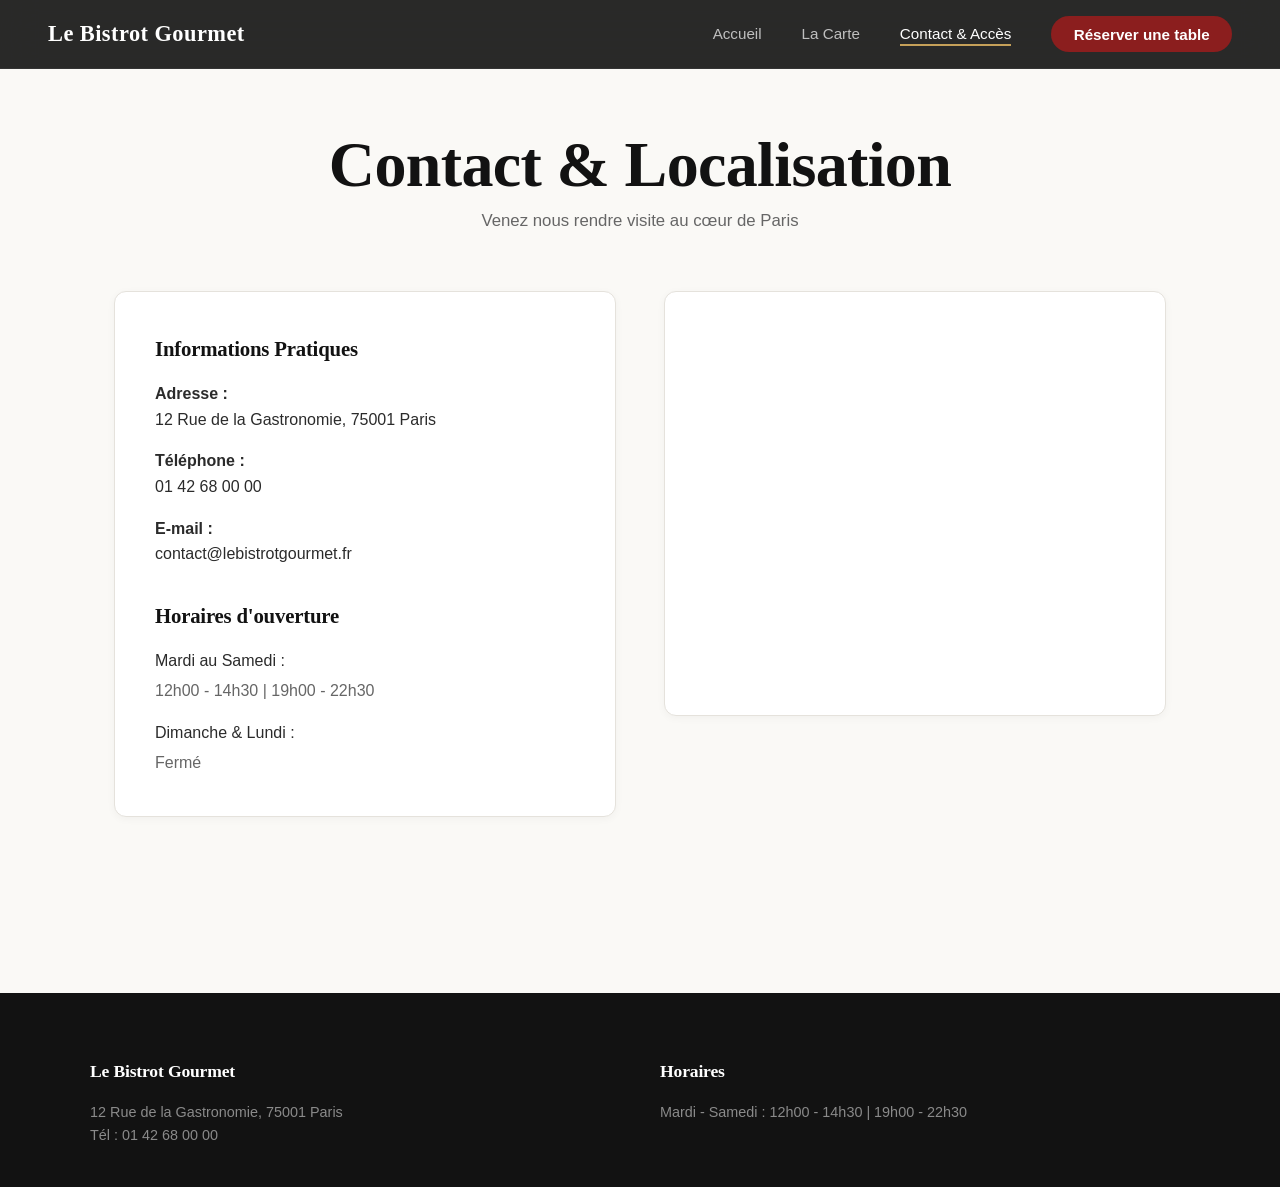
<file: contact.html>
<!DOCTYPE html>
<html lang="fr">
<head>
    <meta charset="UTF-8">
    <meta name="viewport" content="width=device-width, initial-scale=1.0">
    <title>Contact & Accès | Le Bistrot Gourmet</title>
    <link rel="stylesheet" href="style.css">
</head>
<body>

 <header class="navbar" id="navbar">
    <div class="logo"><a href="index.html">Le Bistrot Gourmet</a></div>
    
    <button class="mobile-menu-toggle" id="menu-toggle" aria-label="Menu">
        <span class="hamburger-line"></span>
        <span class="hamburger-line"></span>
        <span class="hamburger-line"></span>
    </button>

    <nav>
        <ul class="nav-links" id="nav-links">
            <li><a href="index.html">Accueil</a></li>
            <li><a href="menu.html">La Carte</a></li>
            <li><a href="contact.html" class="active">Contact & Accès</a></li>
            <li><a href="reservation.html" class="btn-nav">Réserver une table</a></li>
        </ul>
    </nav>
</header>

    <main class="section-container" style="padding-top: 8rem;">
        <h1 class="section-title">Contact & Localisation</h1>
        <p class="section-subtitle">Venez nous rendre visite au cœur de Paris</p>

        <div class="reservation-grid">
            <div class="info-card">
                <!-- MODIFIABLE : Coordonnées -->
                <h3>Informations Pratiques</h3>
                <p style="margin-bottom: 1rem;"><strong>Adresse :</strong><br>12 Rue de la Gastronomie, 75001 Paris</p>
                <p style="margin-bottom: 1rem;"><strong>Téléphone :</strong><br>01 42 68 00 00</p>
                <p style="margin-bottom: 1rem;"><strong>E-mail :</strong><br>contact@lebistrotgourmet.fr</p>
                
                <h3 style="margin-top: 2rem;">Horaires d'ouverture</h3>
                <p style="margin-bottom: 0.3rem;">Mardi au Samedi :</p>
                <p style="color:var(--text-muted); margin-bottom: 1rem;">12h00 - 14h30 | 19h00 - 22h30</p>
                <p style="margin-bottom: 0.3rem;">Dimanche & Lundi :</p>
                <p style="color:var(--text-muted);">Fermé</p>
            </div>

            <div class="info-card" style="padding: 0.5rem;">
                <!-- MODIFIABLE : Lien Google Maps -->
                <iframe 
                    src="https://www.google.com/maps/embed?pb=!1m18!1m12!1m3!1d2624.9916256937595!2d2.2922926156743895!3d48.85837007928757!2m3!1f0!2f0!3f0!3m2!1i1024!2i768!4f13.1!3m3!1m2!1s0x47e66e2964e34e2d%3A0x8ddca9ee380ef7e0!2sTour%20Eiffel!5e0!3m2!1sfr!2sfr!4v1647528392000!5m2!1sfr!2sfr" 
                    width="100%" height="400" style="border:0; border-radius: var(--radius-md);" allowfullscreen="" loading="lazy">
                </iframe>
            </div>
        </div>
    </main>

    <footer style="margin-top: 5rem;">
        <div class="footer-grid">
            <div>
                <h3>Le Bistrot Gourmet</h3>
                <p>12 Rue de la Gastronomie, 75001 Paris</p>
                <p>Tél : 01 42 68 00 00</p>
            </div>
            <div>
                <h3>Horaires</h3>
                <p>Mardi - Samedi : 12h00 - 14h30 | 19h00 - 22h30</p>
            </div>
        </div>
    </footer>

    <script src="script.js"></script>
</body>
</html>
</file>
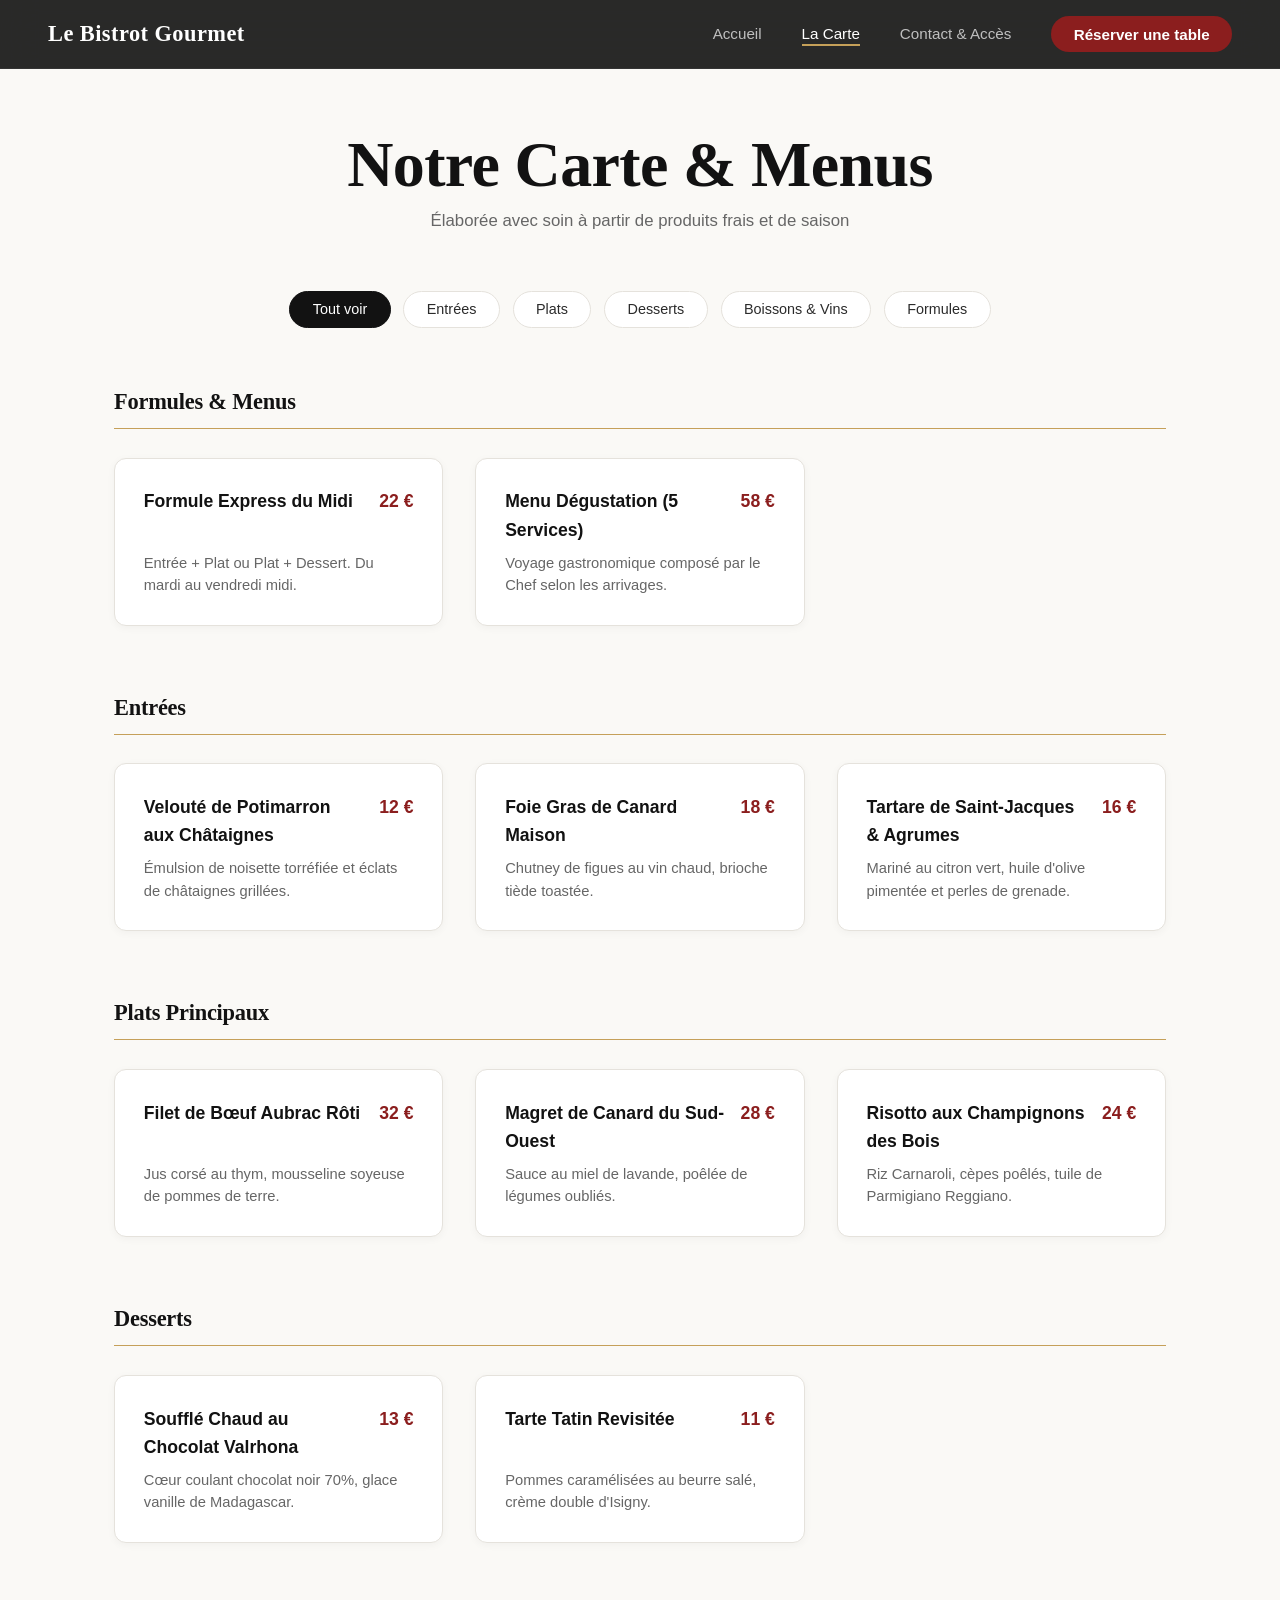
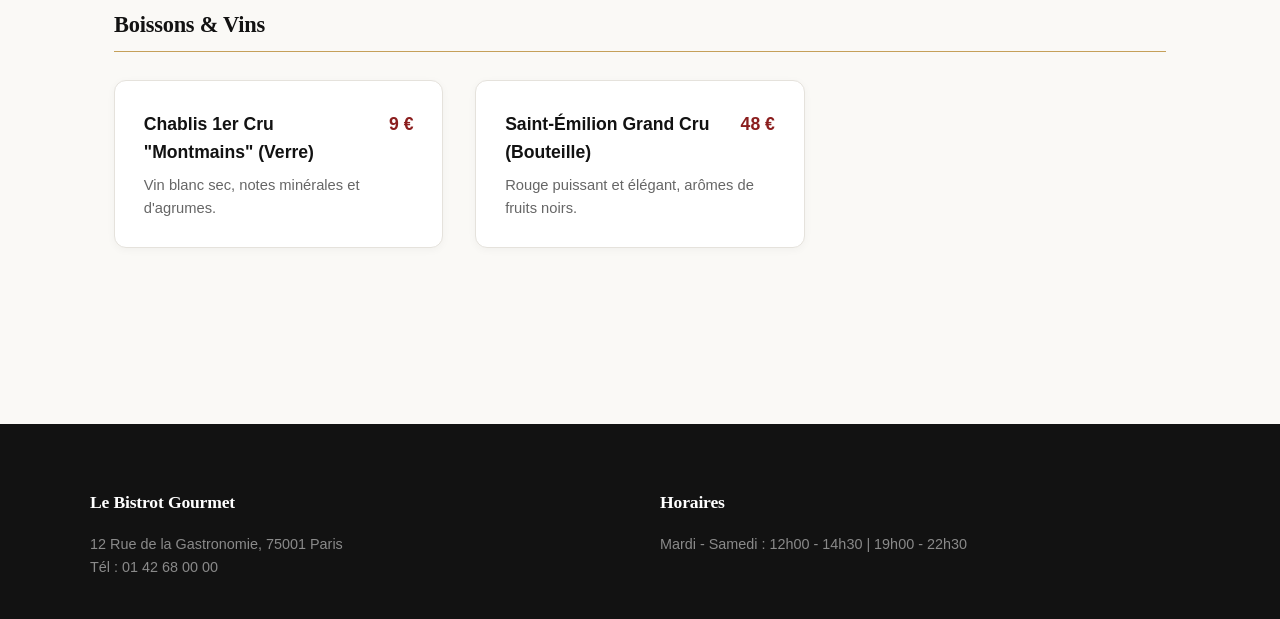
<file: menu.html>
<!DOCTYPE html>
<html lang="fr">
<head>
    <meta charset="UTF-8">
    <meta name="viewport" content="width=device-width, initial-scale=1.0">
    <title>La Carte & Menus | Le Bistrot Gourmet</title>
    <link rel="stylesheet" href="style.css">
</head>
<body>

    <header class="navbar" id="navbar">
    <div class="logo"><a href="index.html">Le Bistrot Gourmet</a></div>
    
    <button class="mobile-menu-toggle" id="menu-toggle" aria-label="Menu">
        <span class="hamburger-line"></span>
        <span class="hamburger-line"></span>
        <span class="hamburger-line"></span>
    </button>

    <nav>
        <ul class="nav-links" id="nav-links">
            <li><a href="index.html">Accueil</a></li>
            <li><a href="menu.html" class="active">La Carte</a></li>
            <li><a href="contact.html">Contact & Accès</a></li>
            <li><a href="reservation.html" class="btn-nav">Réserver une table</a></li>
        </ul>
    </nav>
</header>

    <main class="section-container" style="padding-top: 8rem;">
        <h1 class="section-title">Notre Carte & Menus</h1>
        <p class="section-subtitle">Élaborée avec soin à partir de produits frais et de saison</p>

        <div class="menu-filters">
            <button class="filter-btn active" data-filter="all">Tout voir</button>
            <button class="filter-btn" data-filter="entrees">Entrées</button>
            <button class="filter-btn" data-filter="plats">Plats</button>
            <button class="filter-btn" data-filter="desserts">Desserts</button>
            <button class="filter-btn" data-filter="boissons">Boissons & Vins</button>
            <button class="filter-btn" data-filter="formules">Formules</button>
        </div>

        <div class="menu-full-grid">

            <!-- MODIFIABLE : FORMULES -->
            <div class="menu-section-block" data-category="formules">
                <h2 class="category-header">Formules & Menus</h2>
                <div class="items-grid">
                    <div class="menu-card">
                        <div class="item-header">
                            <span class="item-name">Formule Express du Midi</span>
                            <span class="item-price">22 €</span>
                        </div>
                        <p class="item-desc">Entrée + Plat ou Plat + Dessert. Du mardi au vendredi midi.</p>
                    </div>
                    <div class="menu-card">
                        <div class="item-header">
                            <span class="item-name">Menu Dégustation (5 Services)</span>
                            <span class="item-price">58 €</span>
                        </div>
                        <p class="item-desc">Voyage gastronomique composé par le Chef selon les arrivages.</p>
                    </div>
                </div>
            </div>

            <!-- MODIFIABLE : ENTRÉES -->
            <div class="menu-section-block" data-category="entrees">
                <h2 class="category-header">Entrées</h2>
                <div class="items-grid">
                    <div class="menu-card">
                        <div class="item-header">
                            <span class="item-name">Velouté de Potimarron aux Châtaignes</span>
                            <span class="item-price">12 €</span>
                        </div>
                        <p class="item-desc">Émulsion de noisette torréfiée et éclats de châtaignes grillées.</p>
                    </div>
                    <div class="menu-card">
                        <div class="item-header">
                            <span class="item-name">Foie Gras de Canard Maison</span>
                            <span class="item-price">18 €</span>
                        </div>
                        <p class="item-desc">Chutney de figues au vin chaud, brioche tiède toastée.</p>
                    </div>
                    <div class="menu-card">
                        <div class="item-header">
                            <span class="item-name">Tartare de Saint-Jacques & Agrumes</span>
                            <span class="item-price">16 €</span>
                        </div>
                        <p class="item-desc">Mariné au citron vert, huile d'olive pimentée et perles de grenade.</p>
                    </div>
                </div>
            </div>

            <!-- MODIFIABLE : PLATS -->
            <div class="menu-section-block" data-category="plats">
                <h2 class="category-header">Plats Principaux</h2>
                <div class="items-grid">
                    <div class="menu-card">
                        <div class="item-header">
                            <span class="item-name">Filet de Bœuf Aubrac Rôti</span>
                            <span class="item-price">32 €</span>
                        </div>
                        <p class="item-desc">Jus corsé au thym, mousseline soyeuse de pommes de terre.</p>
                    </div>
                    <div class="menu-card">
                        <div class="item-header">
                            <span class="item-name">Magret de Canard du Sud-Ouest</span>
                            <span class="item-price">28 €</span>
                        </div>
                        <p class="item-desc">Sauce au miel de lavande, poêlée de légumes oubliés.</p>
                    </div>
                    <div class="menu-card">
                        <div class="item-header">
                            <span class="item-name">Risotto aux Champignons des Bois</span>
                            <span class="item-price">24 €</span>
                        </div>
                        <p class="item-desc">Riz Carnaroli, cèpes poêlés, tuile de Parmigiano Reggiano.</p>
                    </div>
                </div>
            </div>

            <!-- MODIFIABLE : DESSERTS -->
            <div class="menu-section-block" data-category="desserts">
                <h2 class="category-header">Desserts</h2>
                <div class="items-grid">
                    <div class="menu-card">
                        <div class="item-header">
                            <span class="item-name">Soufflé Chaud au Chocolat Valrhona</span>
                            <span class="item-price">13 €</span>
                        </div>
                        <p class="item-desc">Cœur coulant chocolat noir 70%, glace vanille de Madagascar.</p>
                    </div>
                    <div class="menu-card">
                        <div class="item-header">
                            <span class="item-name">Tarte Tatin Revisitée</span>
                            <span class="item-price">11 €</span>
                        </div>
                        <p class="item-desc">Pommes caramélisées au beurre salé, crème double d'Isigny.</p>
                    </div>
                </div>
            </div>

            <!-- MODIFIABLE : BOISSONS -->
            <div class="menu-section-block" data-category="boissons">
                <h2 class="category-header">Boissons & Vins</h2>
                <div class="items-grid">
                    <div class="menu-card">
                        <div class="item-header">
                            <span class="item-name">Chablis 1er Cru "Montmains" (Verre)</span>
                            <span class="item-price">9 €</span>
                        </div>
                        <p class="item-desc">Vin blanc sec, notes minérales et d'agrumes.</p>
                    </div>
                    <div class="menu-card">
                        <div class="item-header">
                            <span class="item-name">Saint-Émilion Grand Cru (Bouteille)</span>
                            <span class="item-price">48 €</span>
                        </div>
                        <p class="item-desc">Rouge puissant et élégant, arômes de fruits noirs.</p>
                    </div>
                </div>
            </div>

        </div>
    </main>

    <footer style="margin-top: 5rem;">
        <div class="footer-grid">
            <div>
                <h3>Le Bistrot Gourmet</h3>
                <p>12 Rue de la Gastronomie, 75001 Paris</p>
                <p>Tél : 01 42 68 00 00</p>
            </div>
            <div>
                <h3>Horaires</h3>
                <p>Mardi - Samedi : 12h00 - 14h30 | 19h00 - 22h30</p>
            </div>
        </div>
    </footer>

    <script src="script.js"></script>
</body>
</html>
</file>
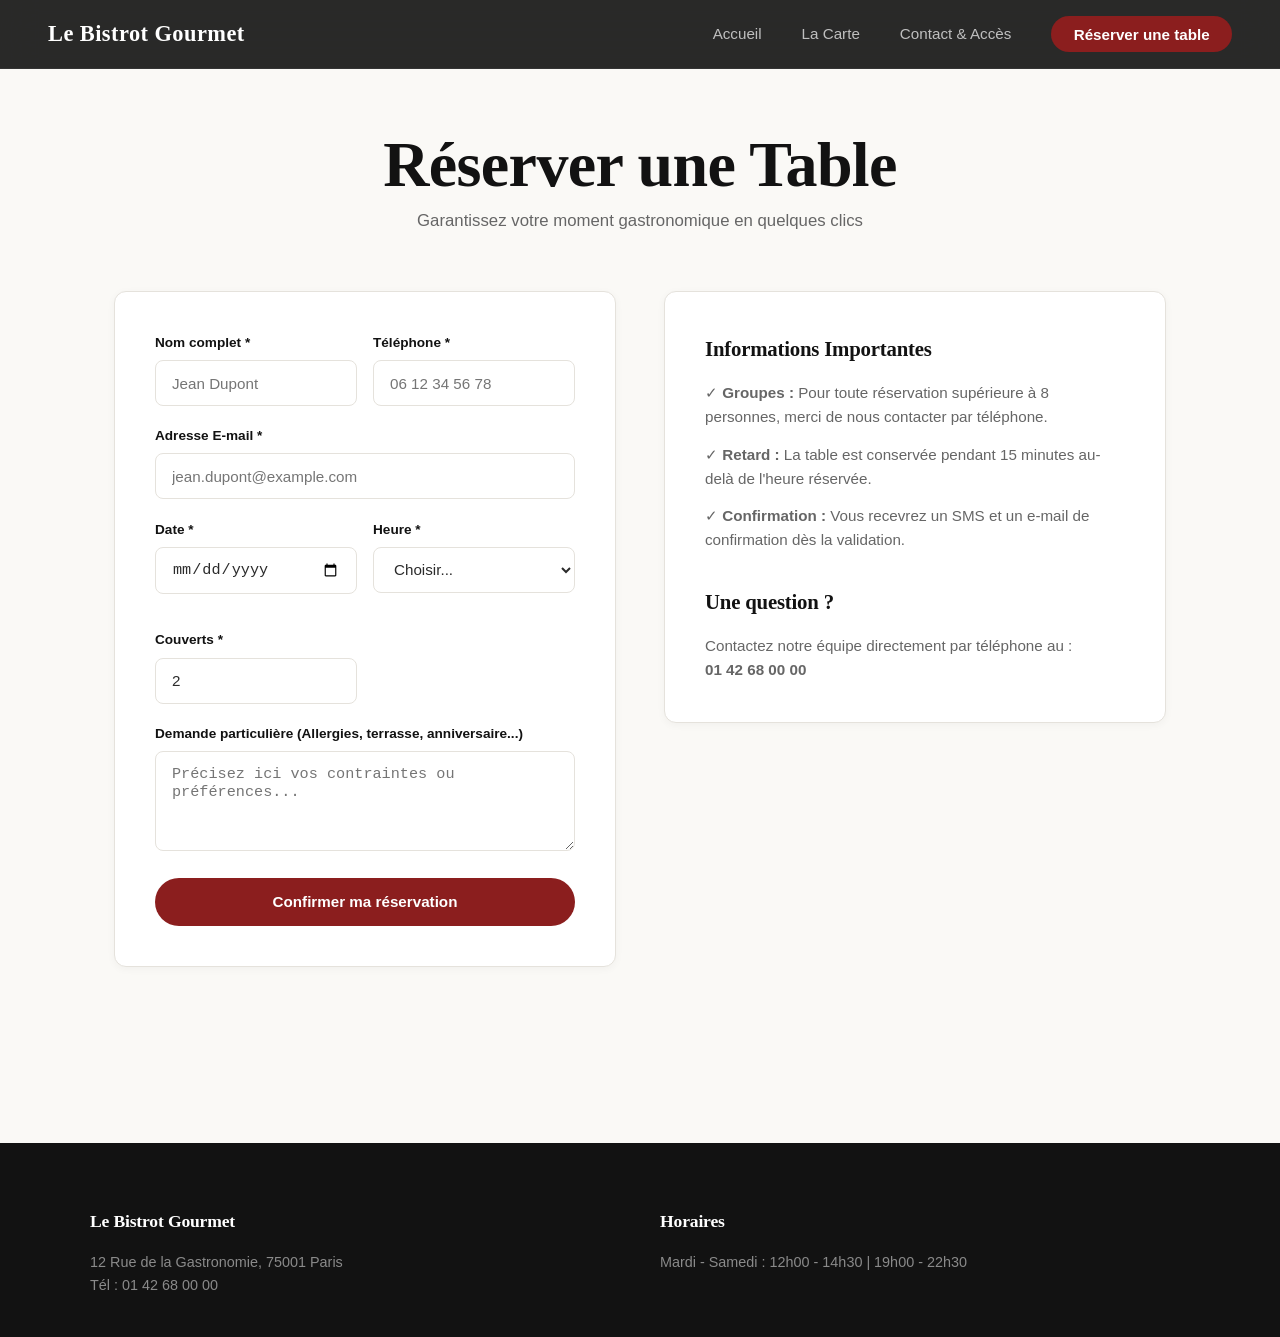
<file: reservation.html>
<!DOCTYPE html>
<html lang="fr">
<head>
    <meta charset="UTF-8">
    <meta name="viewport" content="width=device-width, initial-scale=1.0">
    <title>Réserver une Table | Le Bistrot Gourmet</title>
    <link rel="stylesheet" href="style.css">
</head>
<body>

    <header class="navbar" id="navbar">
    <div class="logo"><a href="index.html">Le Bistrot Gourmet</a></div>
    
    <button class="mobile-menu-toggle" id="menu-toggle" aria-label="Menu">
        <span class="hamburger-line"></span>
        <span class="hamburger-line"></span>
        <span class="hamburger-line"></span>
    </button>

    <nav>
        <ul class="nav-links" id="nav-links">
            <li><a href="index.html">Accueil</a></li>
            <li><a href="menu.html">La Carte</a></li>
            <li><a href="contact.html">Contact & Accès</a></li>
            <li><a href="reservation.html" class="btn-nav active">Réserver une table</a></li>
        </ul>
    </nav>
</header>

    <main class="section-container" style="padding-top: 8rem;">
        <h1 class="section-title">Réserver une Table</h1>
        <p class="section-subtitle">Garantissez votre moment gastronomique en quelques clics</p>

        <div class="reservation-grid">
            <div class="reservation-card">
                <form id="reservation-form">
                    <div class="form-row">
                        <div class="form-group">
                            <label>Nom complet *</label>
                            <input type="text" class="form-control" placeholder="Jean Dupont" required>
                        </div>
                        <div class="form-group">
                            <label>Téléphone *</label>
                            <input type="tel" class="form-control" placeholder="06 12 34 56 78" required>
                        </div>
                    </div>

                    <div class="form-group">
                        <label>Adresse E-mail *</label>
                        <input type="email" class="form-control" placeholder="jean.dupont@example.com" required>
                    </div>

                    <div class="form-row">
                        <div class="form-group">
                            <label>Date *</label>
                            <input type="date" class="form-control" required>
                        </div>
                        <div class="form-group">
                            <label>Heure *</label>
                            <select class="form-control" required>
                                <option value="">Choisir...</option>
                                <option value="12:00">12:00</option>
                                <option value="12:30">12:30</option>
                                <option value="13:00">13:00</option>
                                <option value="19:30">19:30</option>
                                <option value="20:00">20:00</option>
                                <option value="20:30">20:30</option>
                            </select>
                        </div>
                        <div class="form-group">
                            <label>Couverts *</label>
                            <input type="number" class="form-control" min="1" max="8" value="2" required>
                        </div>
                    </div>

                    <div class="form-group">
                        <label>Demande particulière (Allergies, terrasse, anniversaire...)</label>
                        <textarea class="form-control" placeholder="Précisez ici vos contraintes ou préférences..."></textarea>
                    </div>

                    <button type="submit" class="btn btn-primary btn-block">Confirmer ma réservation</button>
                </form>
            </div>

            <div class="info-card">
                <!-- MODIFIABLE : Politiques de réservation du restaurant -->
                <h3>Informations Importantes</h3>
                <ul class="info-list">
                    <li>✓ <strong>Groupes :</strong> Pour toute réservation supérieure à 8 personnes, merci de nous contacter par téléphone.</li>
                    <li>✓ <strong>Retard :</strong> La table est conservée pendant 15 minutes au-delà de l'heure réservée.</li>
                    <li>✓ <strong>Confirmation :</strong> Vous recevrez un SMS et un e-mail de confirmation dès la validation.</li>
                </ul>

                <h3 style="margin-top: 2rem;">Une question ?</h3>
                <p style="color:var(--text-muted); font-size:0.95rem;">Contactez notre équipe directement par téléphone au :<br><strong>01 42 68 00 00</strong></p>
            </div>
        </div>
    </main>

    <footer style="margin-top: 5rem;">
        <div class="footer-grid">
            <div>
                <h3>Le Bistrot Gourmet</h3>
                <p>12 Rue de la Gastronomie, 75001 Paris</p>
                <p>Tél : 01 42 68 00 00</p>
            </div>
            <div>
                <h3>Horaires</h3>
                <p>Mardi - Samedi : 12h00 - 14h30 | 19h00 - 22h30</p>
            </div>
        </div>
    </footer>

    <script src="script.js"></script>
</body>
</html>
</file>
<file: style.css>
:root {
    /* MODIFIABLE : Palette de couleurs globales du restaurant */
    --primary: #8B1E1E;
    --primary-hover: #6D1717;
    --accent: #C5A059;
    --dark: #121212;
    --bg-light: #FAF9F6;
    --text: #2B2B2B;
    --text-muted: #666666;
    --border: #E5E2DC;
    --radius-sm: 8px;
    --radius-md: 12px;
    --radius-lg: 24px;
    --shadow-sm: 0 2px 8px rgba(0,0,0,0.04);
    --shadow-md: 0 8px 24px rgba(0,0,0,0.08);
    --shadow-button: 0 4px 14px rgba(139, 30, 30, 0.25);
    --transition-fast: 0.2s cubic-bezier(0.16, 1, 0.3, 1);
    --transition-smooth: 0.4s cubic-bezier(0.16, 1, 0.3, 1);
    
    --font-display: 'Playfair Display', Georgia, serif;
    --font-sans: -apple-system, BlinkMacSystemFont, "Segoe UI", Roboto, sans-serif;
}

* { margin: 0; padding: 0; box-sizing: border-box; }

html { 
    scroll-behavior: smooth; 
    font-family: var(--font-sans); 
    color: var(--text); 
    background: var(--bg-light);
    -webkit-font-smoothing: antialiased;
}

body { line-height: 1.6; }

h1, h2, h3, .logo { 
    font-family: var(--font-display); 
    font-weight: 600;
    letter-spacing: -0.01em; 
}
h1 { font-size: clamp(2.5rem, 6vw, 4rem); line-height: 1.15; margin-bottom: 1.5rem; }
h2 { font-size: clamp(1.8rem, 4vw, 2.5rem); color: var(--dark); margin-bottom: 0.5rem; }
h3 { font-size: 1.3rem; }

a { text-decoration: none; color: inherit; }

/* NAVBAR */
.navbar {
    position: fixed; top: 0; left: 0; width: 100%;
    background: rgba(18, 18, 18, 0.9);
    backdrop-filter: blur(16px);
    -webkit-backdrop-filter: blur(16px);
    display: flex; justify-content: space-between;
    align-items: center; padding: 1rem 3rem; z-index: 1000;
    border-bottom: 1px solid rgba(255, 255, 255, 0.05);
    transition: var(--transition-smooth);
}
.navbar.scrolled { padding: 0.8rem 3rem; background: rgba(18, 18, 18, 0.98); }
.logo { color: #ffffff; font-size: 1.4rem; letter-spacing: 0.02em; }

.nav-links { display: flex; list-style: none; gap: 2.5rem; align-items: center; }
.nav-links a { 
    color: rgba(255,255,255,0.7); font-size: 0.95rem; font-weight: 500;
    transition: var(--transition-fast); position: relative;
}
.nav-links a:hover, .nav-links a.active { color: #ffffff; }

.nav-links a:not(.btn-nav)::after {
    content: ''; position: absolute; width: 0; height: 2px;
    bottom: -4px; left: 0; background: var(--accent);
    transition: var(--transition-smooth);
}
.nav-links a:not(.btn-nav):hover::after, .nav-links a.active::after { width: 100%; }

.btn-nav {
    background: var(--primary) !important; padding: 0.6rem 1.4rem !important;
    border-radius: var(--radius-lg); color: #ffffff !important; font-weight: 600 !important;
}
.btn-nav:hover { background: var(--primary-hover) !important; transform: translateY(-2px); box-shadow: var(--shadow-button); }

/* MENU HAMBURGER MOBILE */
.mobile-menu-toggle {
    display: none; background: transparent; border: none;
    color: #ffffff; cursor: pointer; padding: 0.5rem;
    width: 44px; height: 44px; flex-direction: column; justify-content: space-evenly; align-items: center;
}
.hamburger-line {
    width: 24px; height: 2px; background-color: #ffffff;
    border-radius: 2px; transition: var(--transition-fast);
}
.mobile-menu-toggle.active .hamburger-line:nth-child(1) { transform: translateY(8px) rotate(45deg); }
.mobile-menu-toggle.active .hamburger-line:nth-child(2) { opacity: 0; }
.mobile-menu-toggle.active .hamburger-line:nth-child(3) { transform: translateY(-8px) rotate(-45deg); }

/* HERO SECTION */
.hero-section {
    background: linear-gradient(to bottom, rgba(0, 0, 0, 0.4), rgba(18, 18, 18, 0.95)), 
                url('https://images.unsplash.com/photo-1517248135467-4c7edcad34c4?w=1600') center/cover no-repeat;
    min-height: 85vh; display: flex; align-items: center; justify-content: center;
    text-align: center; color: #ffffff; padding: 7rem 1.5rem 4rem 1.5rem;
}

.badge-direct {
    background: rgba(255, 255, 255, 0.1); border: 1px solid rgba(255, 255, 255, 0.2);
    backdrop-filter: blur(8px); color: #ffffff; padding: 0.5rem 1.2rem; border-radius: var(--radius-lg);
    font-size: 0.8rem; text-transform: uppercase; letter-spacing: 0.1em; font-weight: 600;
    display: inline-flex; align-items: center; gap: 0.5rem; margin-bottom: 2rem;
}
.badge-direct::before { content: ''; width: 8px; height: 8px; background: var(--accent); border-radius: 50%; }

.hero-content p { font-size: clamp(1.1rem, 2vw, 1.3rem); color: rgba(255,255,255,0.8); max-width: 600px; margin: 0 auto 2.5rem auto; font-weight: 300; }
.hero-buttons { display: flex; justify-content: center; gap: 1rem; flex-wrap: wrap; }

/* BOUTONS */
.btn {
    display: inline-flex; align-items: center; justify-content: center;
    padding: 0.9rem 2rem; border-radius: var(--radius-lg); text-decoration: none;
    font-weight: 600; font-size: 0.95rem; cursor: pointer; border: none; 
    transition: var(--transition-smooth); min-height: 48px;
}
.btn-primary { background: var(--primary); color: #ffffff; }
.btn-primary:hover { background: var(--primary-hover); transform: translateY(-3px); box-shadow: 0 8px 20px rgba(139, 30, 30, 0.3); }
.btn-secondary { background: rgba(255, 255, 255, 0.05); color: #ffffff; border: 1px solid rgba(255, 255, 255, 0.15); backdrop-filter: blur(8px); }
.btn-secondary:hover { background: rgba(255, 255, 255, 1); color: var(--dark); transform: translateY(-3px); box-shadow: var(--shadow-md); }
.btn-block { width: 100%; }

/* SECTIONS & CONTENEURS */
.section-container { padding: 6rem 1.5rem; max-width: 1100px; margin: 0 auto; }
.section-title { text-align: center; color: var(--dark); margin-bottom: 0.4rem; }
.section-subtitle { text-align: center; color: var(--text-muted); margin-bottom: 3.5rem; font-size: 1.05rem; font-weight: 400; }

/* CARTES DES PLATS */
.menu-categories, .items-grid { display: grid; grid-template-columns: repeat(auto-fill, minmax(300px, 1fr)); gap: 2rem; }
.menu-item, .menu-card {
    background: #ffffff; padding: 1.8rem; border-radius: var(--radius-md);
    border: 1px solid var(--border); box-shadow: var(--shadow-sm);
    display: flex; flex-direction: column; justify-content: space-between; 
    transition: var(--transition-smooth); position: relative; overflow: hidden;
}
.menu-item::before, .menu-card::before {
    content: ''; position: absolute; top: 0; left: 0; width: 4px; height: 100%;
    background: var(--accent); transform: scaleY(0); transform-origin: bottom;
    transition: var(--transition-smooth);
}
.menu-item:hover, .menu-card:hover { border-color: transparent; box-shadow: var(--shadow-md); transform: translateY(-4px); }
.menu-item:hover::before, .menu-card:hover::before { transform: scaleY(1); }

.item-header { display: flex; justify-content: space-between; align-items: baseline; margin-bottom: 0.5rem; }
.item-name { font-weight: 700; color: var(--dark); font-size: 1.1rem; }
.item-price { font-weight: 700; color: var(--primary); margin-left: 1rem; font-size: 1.1rem; white-space: nowrap; }
.item-desc { font-size: 0.92rem; color: var(--text-muted); line-height: 1.5; font-weight: 300; }

/* FILTRES MENU */
.menu-filters { display: flex; justify-content: center; flex-wrap: wrap; gap: 0.8rem; margin-bottom: 3.5rem; }
.filter-btn {
    background: #ffffff; color: var(--text); border: 1px solid var(--border);
    padding: 0.6rem 1.4rem; border-radius: 50px; font-size: 0.9rem; font-weight: 500; cursor: pointer; transition: var(--transition-fast);
}
.filter-btn:hover { border-color: var(--primary); color: var(--primary); }
.filter-btn.active { background: var(--dark); color: #ffffff; border-color: var(--dark); }
.category-header { font-size: 1.4rem; border-bottom: 1px solid var(--accent); padding-bottom: 0.5rem; margin-bottom: 1.8rem; color: var(--dark); }
.menu-full-grid { display: flex; flex-direction: column; gap: 4rem; }
.menu-section-block.hidden { display: none; }

/* PAGE RÉSERVATION & FORMULAIRES */
.reservation-grid { display: grid; grid-template-columns: 1fr 1fr; gap: 3rem; align-items: start; }
.reservation-card, .info-card {
    background: #ffffff; padding: 2.5rem; border-radius: var(--radius-md);
    border: 1px solid var(--border); box-shadow: var(--shadow-sm);
}
.info-card h3 { font-size: 1.3rem; margin-bottom: 1rem; color: var(--dark); }
.info-list { list-style: none; margin-top: 1rem; }
.info-list li { margin-bottom: 0.8rem; color: var(--text-muted); font-size: 0.95rem; }

.form-group { margin-bottom: 1.2rem; }
.form-group label { display: block; font-size: 0.85rem; font-weight: 600; margin-bottom: 0.4rem; color: var(--dark); }
.form-control {
    width: 100%; padding: 0.8rem 1rem; border: 1px solid var(--border);
    border-radius: var(--radius-sm); font-size: 0.95rem; outline: none; transition: var(--transition-fast);
    background: #ffffff; color: var(--text); min-height: 46px;
}
.form-control:focus { border-color: var(--primary); box-shadow: 0 0 0 3px rgba(139, 30, 30, 0.08); }
.form-row { display: grid; grid-template-columns: repeat(auto-fit, minmax(130px, 1fr)); gap: 1rem; }

textarea.form-control { min-height: 100px; resize: vertical; }

.loyalty-card {
    background: var(--dark); color: #ffffff; padding: 4rem 2rem;
    border-radius: var(--radius-md); text-align: center; max-width: 650px; margin: 0 auto;
}
.loyalty-card h2 { color: #ffffff; margin-bottom: 0.6rem; }
.loyalty-card p { color: #A0A0A0; font-size: 0.95rem; margin-bottom: 2rem; font-weight: 300; }
.inline-form { display: flex; gap: 0.6rem; max-width: 460px; margin: 0 auto; flex-wrap: wrap; }
.inline-form .form-control { flex: 1; min-width: 220px; }

/* FOOTER */
footer { background: var(--dark); color: #8A8A8A; padding: 4rem 2rem 2.5rem 2rem; font-size: 0.9rem; }
.footer-grid { max-width: 1100px; margin: 0 auto; display: grid; grid-template-columns: repeat(auto-fit, minmax(260px, 1fr)); gap: 2.5rem; }
.footer-grid h3 { color: #ffffff; font-size: 1.1rem; margin-bottom: 1rem; }

/* RESPONSIVE MEDIA QUERIES */
@media (max-width: 768px) {
    .mobile-menu-toggle { display: flex; }
    .nav-links {
        display: flex; position: fixed; top: 0; left: 0; width: 100%; height: 100vh;
        background: rgba(18, 18, 18, 0.98); backdrop-filter: blur(20px);
        flex-direction: column; justify-content: center; align-items: center;
        gap: 2rem; opacity: 0; pointer-events: none; transition: var(--transition-smooth);
        z-index: -1;
    }
    .nav-links.open { opacity: 1; pointer-events: auto; }
    .nav-links a { font-size: 1.4rem; font-family: var(--font-display); }
    
    .navbar { padding: 1rem 1.5rem; }
    .hero-section { padding-top: 8rem; }
    .reservation-grid { grid-template-columns: 1fr; gap: 2rem; }
    .hero-buttons { flex-direction: column; width: 100%; }
    .hero-buttons .btn { width: 100%; }
    .inline-form { flex-direction: column; }
    .inline-form .btn { width: 100%; }
}
</file>
